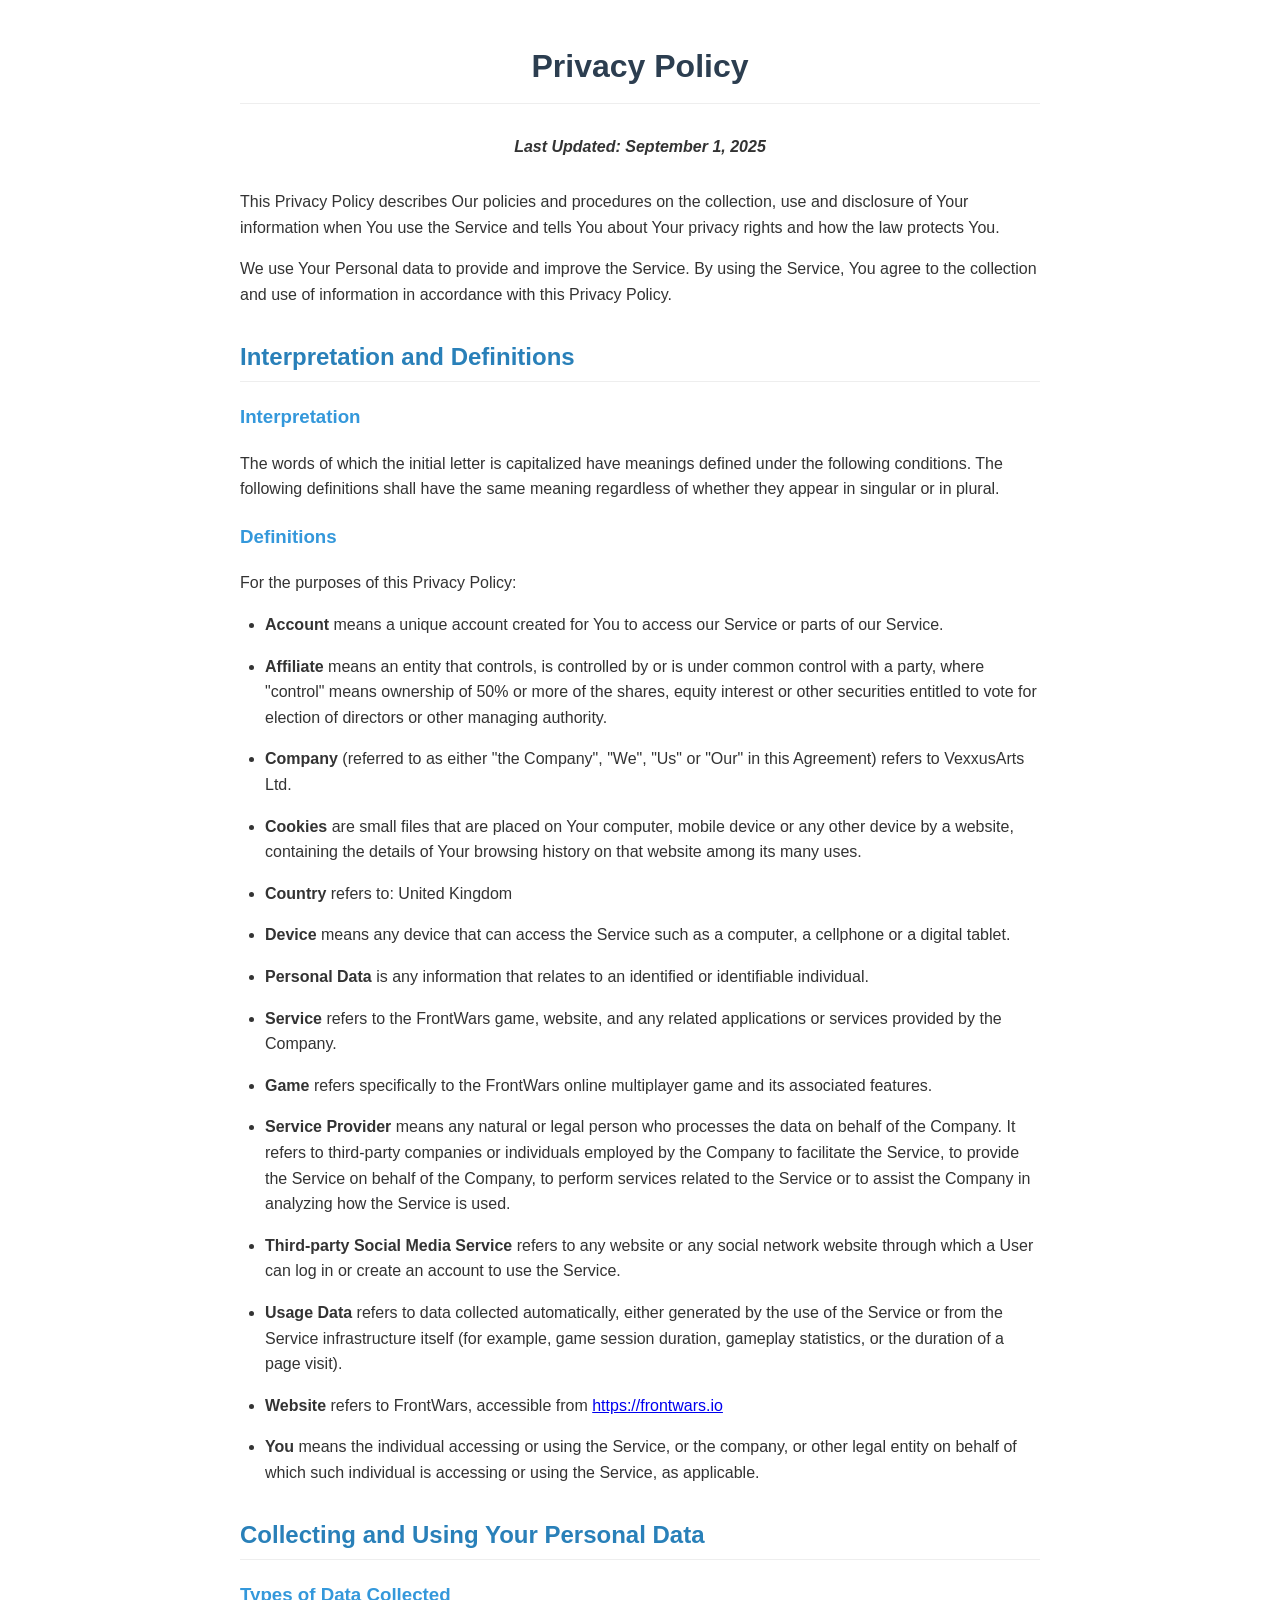
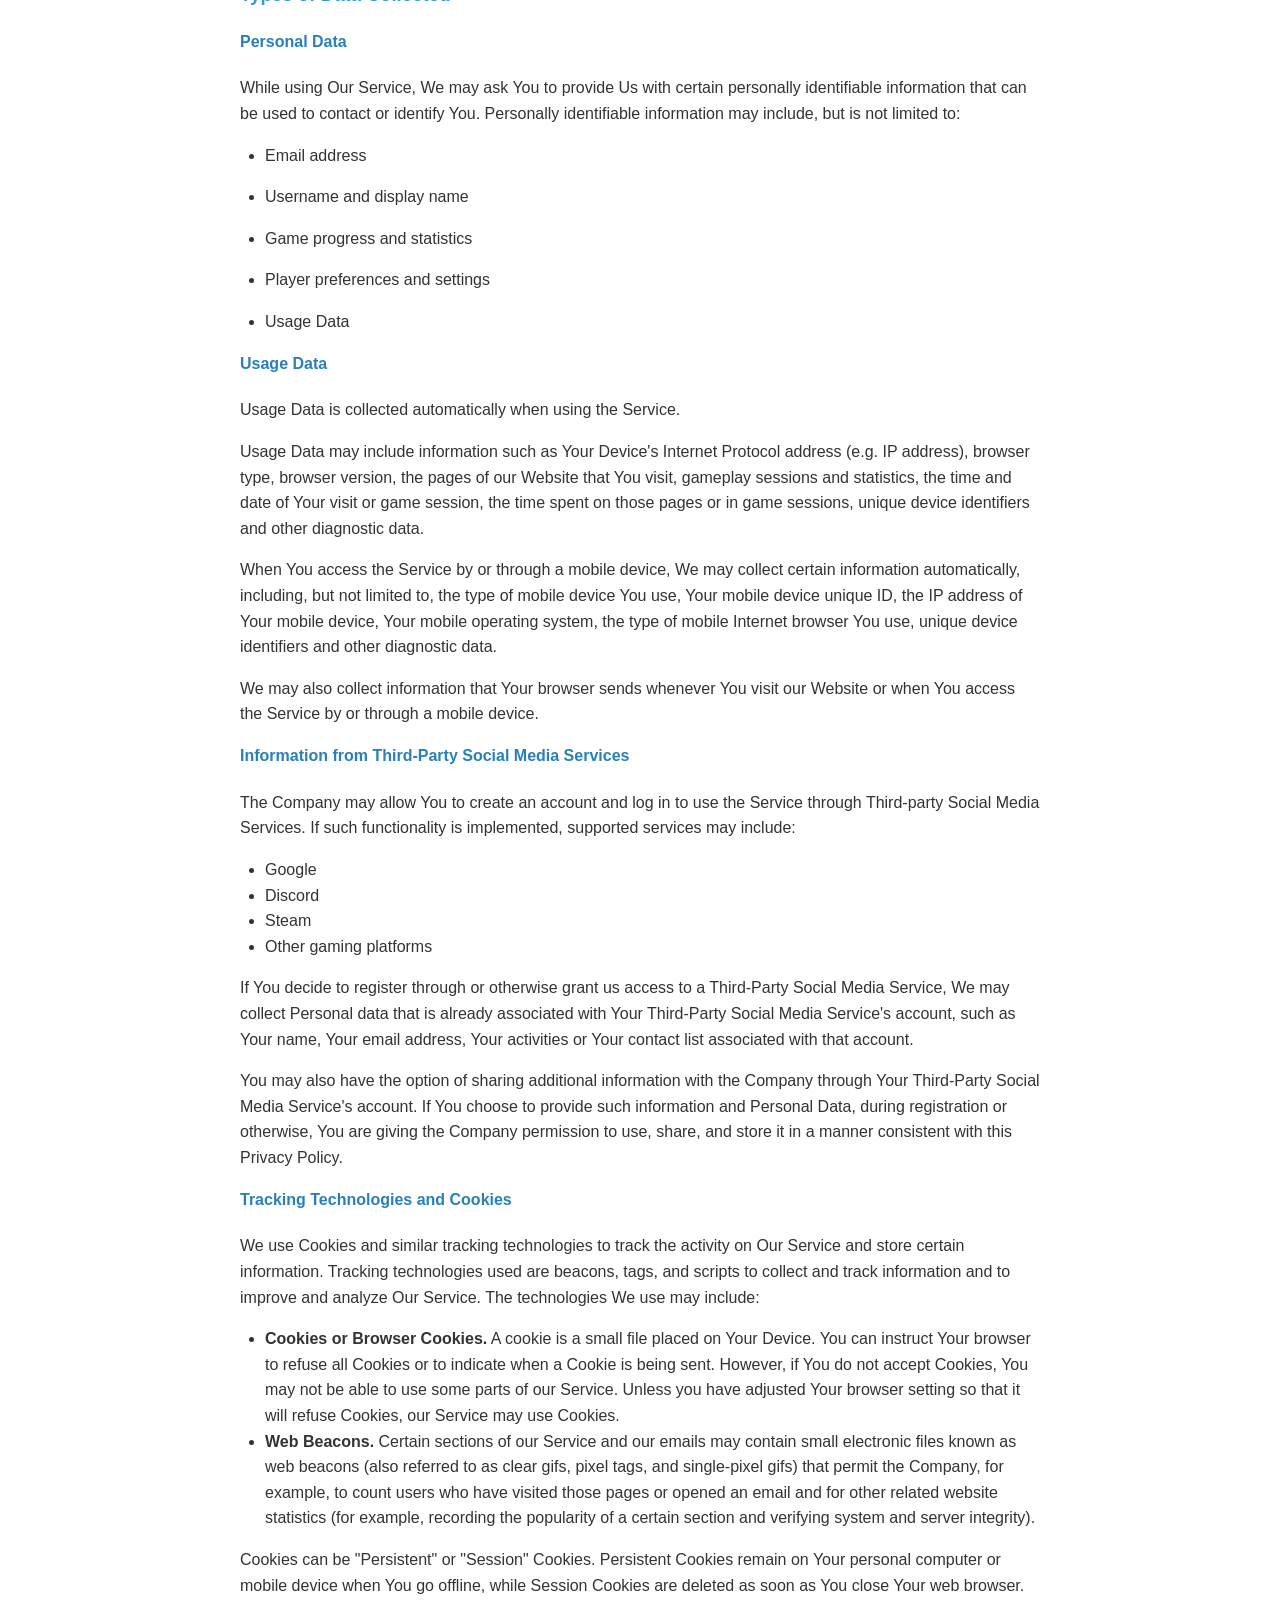
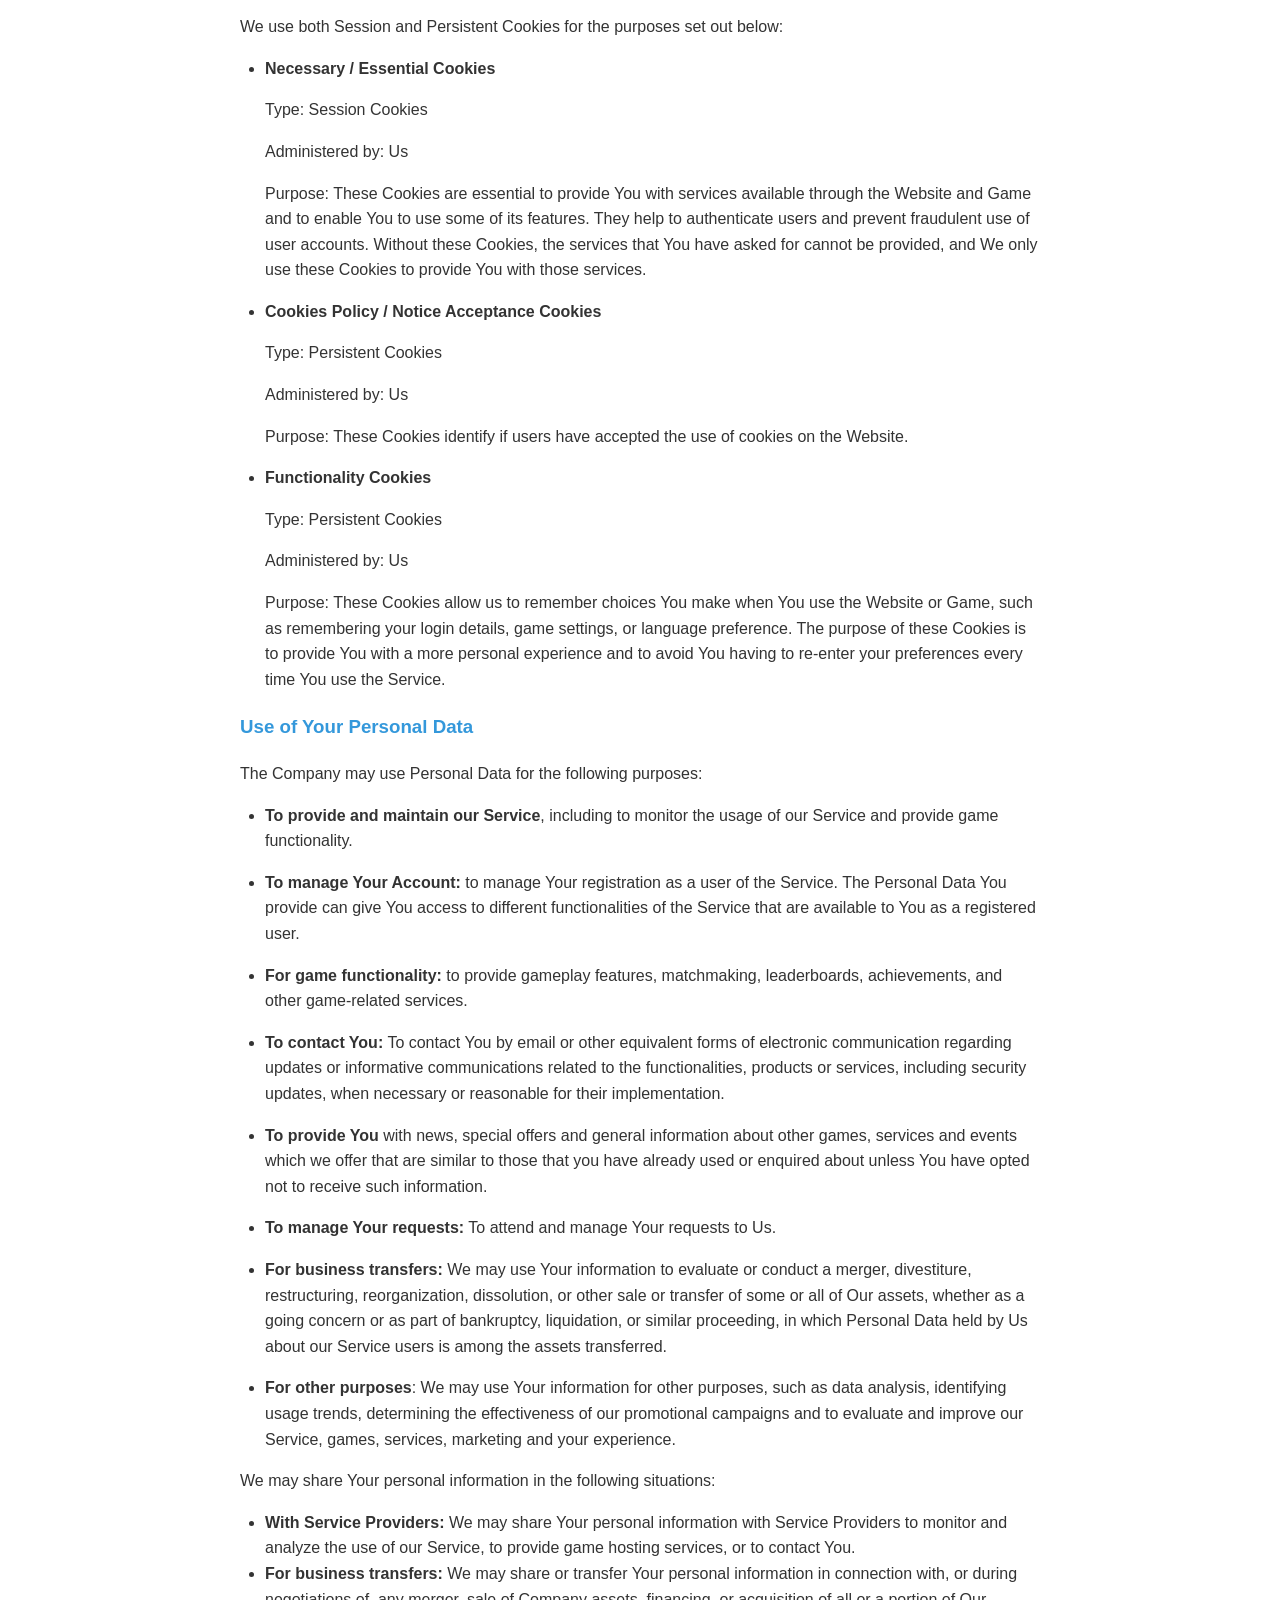
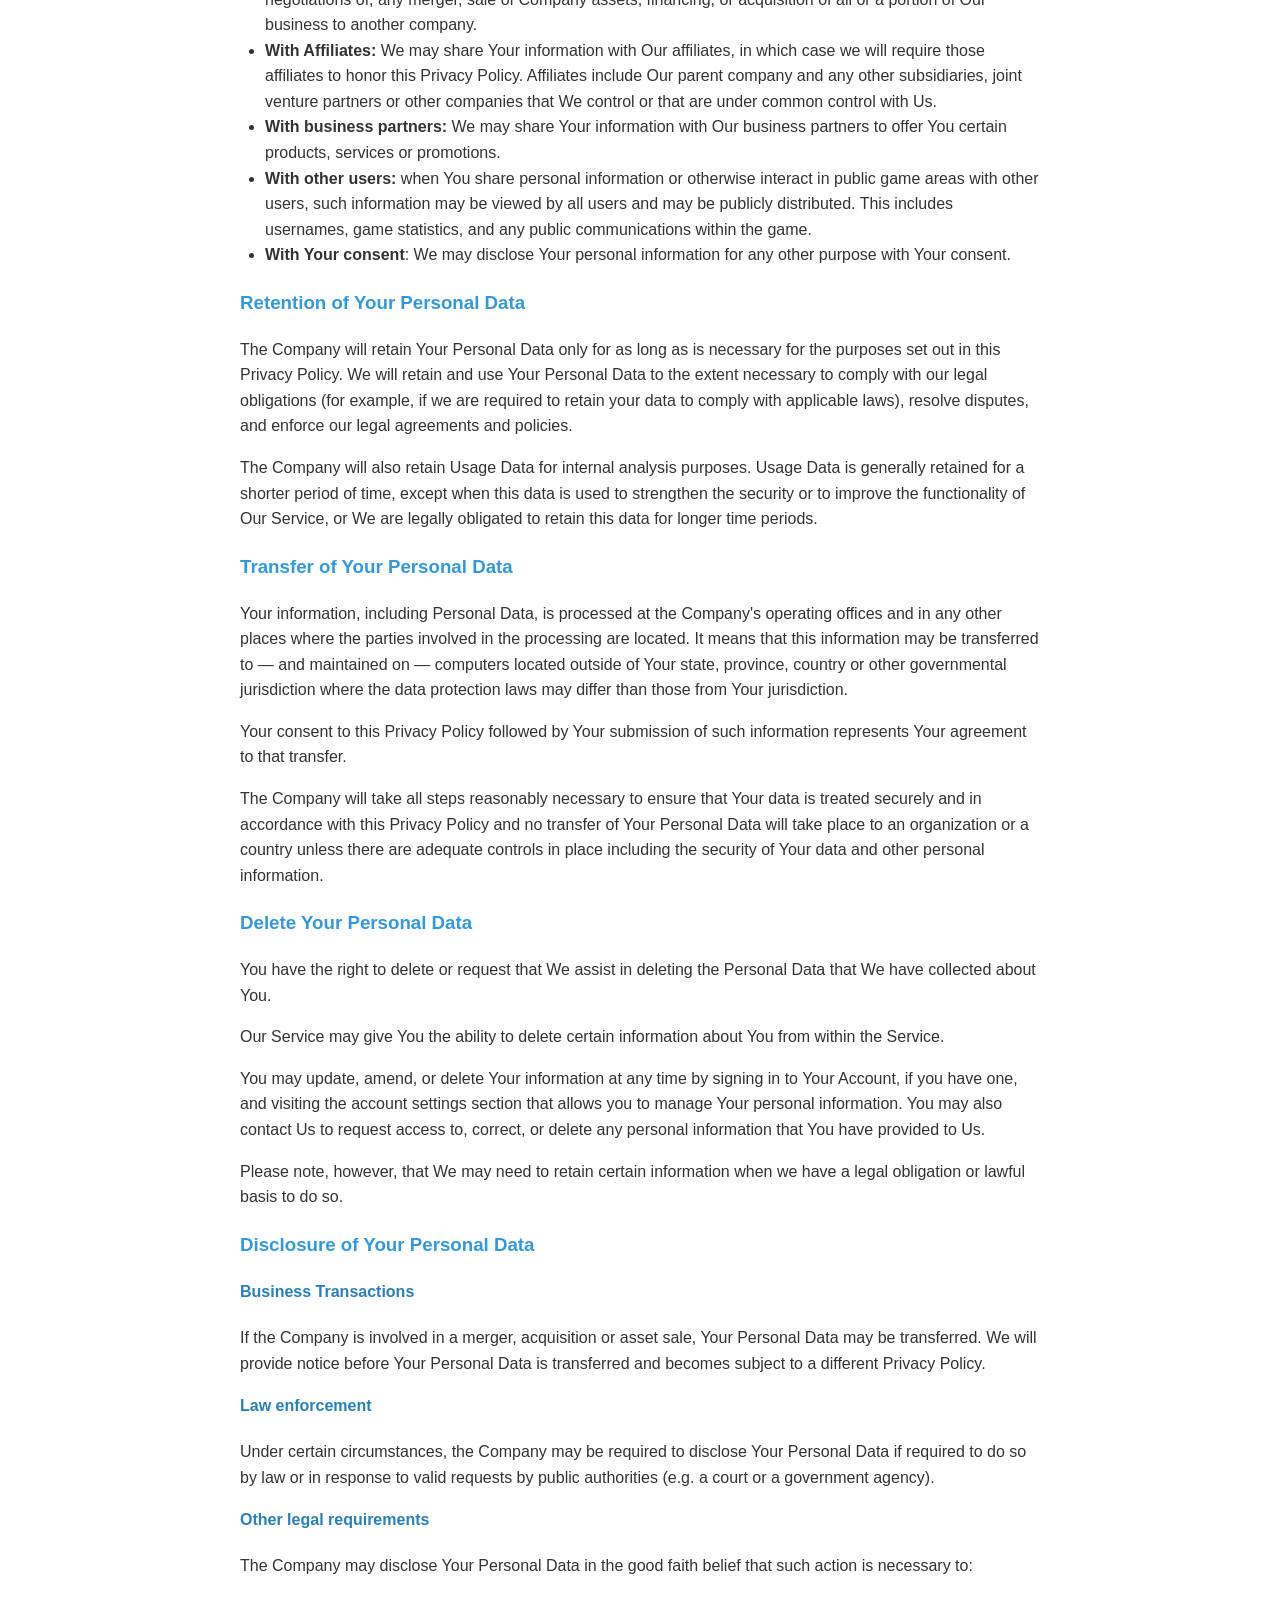
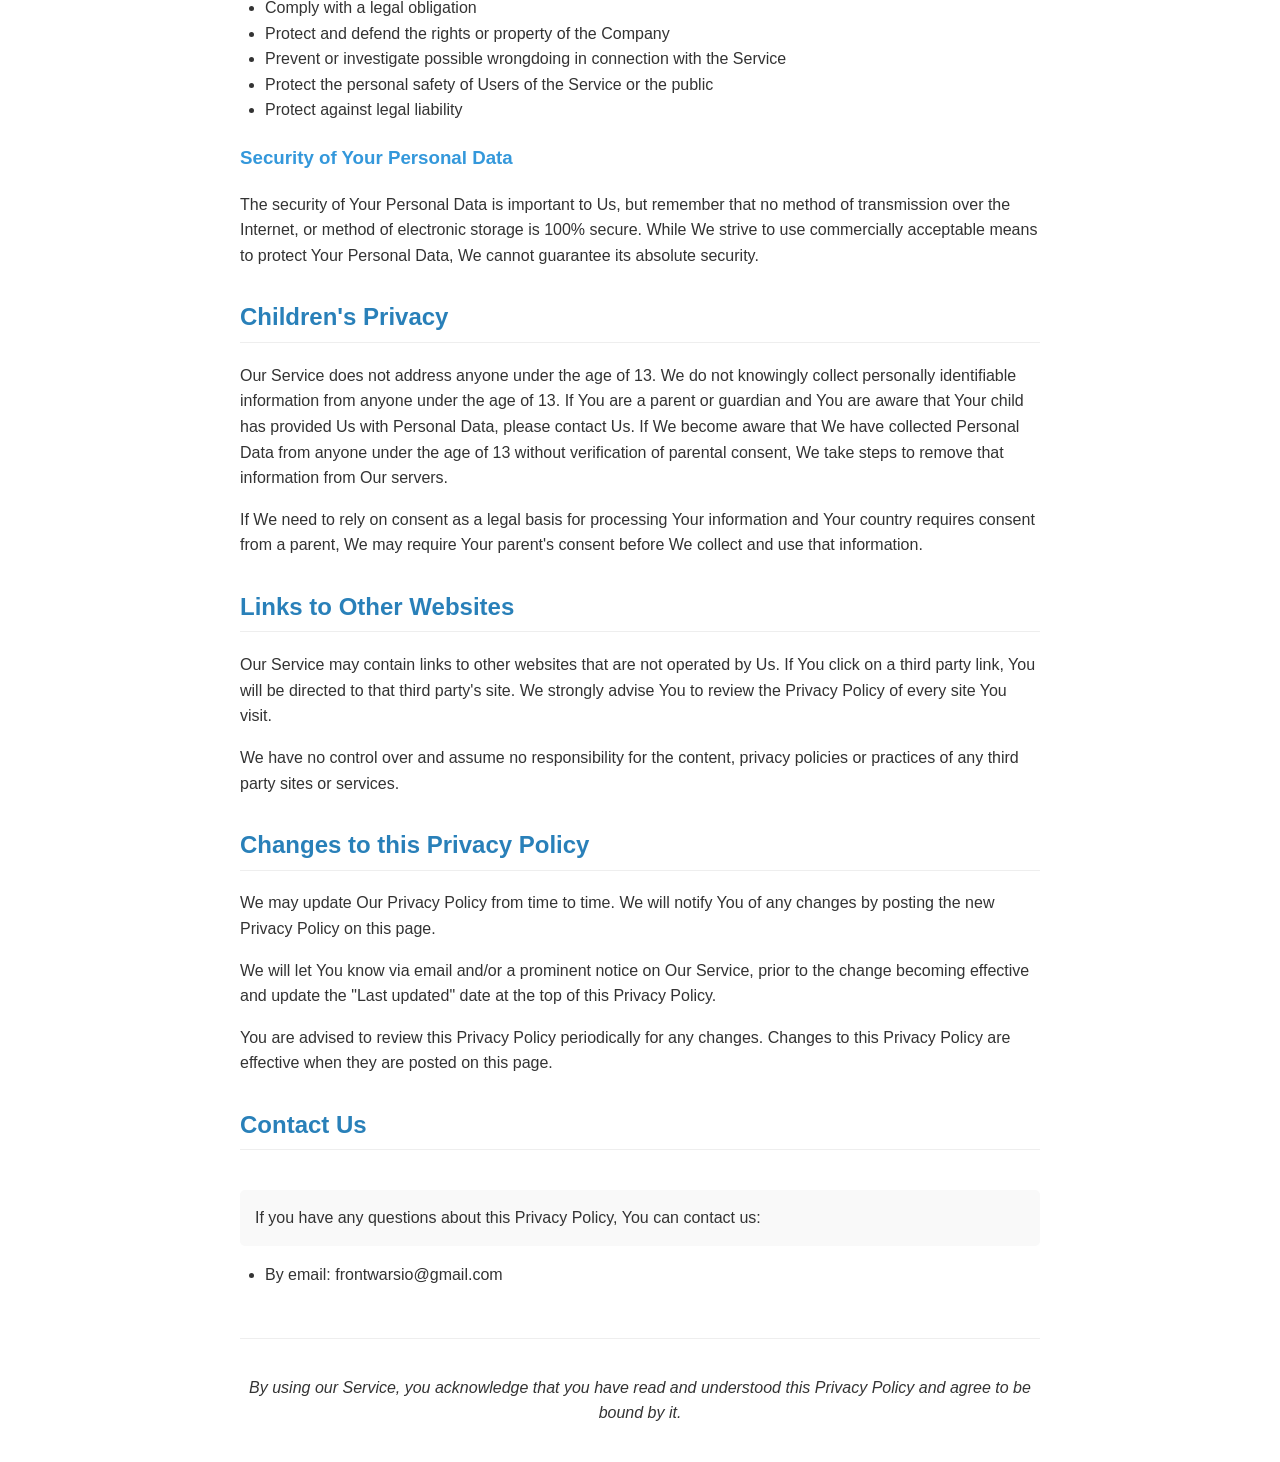
<file: resources/privacy-policy.html>
<!doctype html>
<html lang="en">
  <head>
    <meta charset="UTF-8" />
    <meta name="viewport" content="width=device-width, initial-scale=1.0" />
    <title>FrontWars - Privacy Policy</title>
    <style>
      body {
        font-family: Arial, sans-serif;
        line-height: 1.6;
        max-width: 800px;
        margin: 0 auto;
        padding: 20px;
        color: #333;
      }
      h1 {
        text-align: center;
        color: #2c3e50;
        margin-bottom: 30px;
        padding-bottom: 10px;
        border-bottom: 1px solid #eee;
      }
      h2 {
        color: #2980b9;
        margin-top: 30px;
        border-bottom: 1px solid #eee;
        padding-bottom: 5px;
      }
      h3 {
        color: #3498db;
        margin-top: 20px;
      }
      h4 {
        color: #2980b9;
        margin-top: 15px;
      }
      ul {
        padding-left: 25px;
      }
      .updated-date {
        text-align: center;
        font-style: italic;
        margin-bottom: 30px;
      }
      .contact {
        margin-top: 40px;
        padding: 15px;
        background-color: #f9f9f9;
        border-radius: 5px;
      }
      .footer {
        margin-top: 50px;
        padding-top: 20px;
        border-top: 1px solid #eee;
        text-align: center;
        font-style: italic;
      }
    </style>
  </head>
  <body>
    <h1>Privacy Policy</h1>
    <p class="updated-date"><strong>Last Updated: September 1, 2025</strong></p>

    <p>
      This Privacy Policy describes Our policies and procedures on the
      collection, use and disclosure of Your information when You use the
      Service and tells You about Your privacy rights and how the law protects
      You.
    </p>
    <p>
      We use Your Personal data to provide and improve the Service. By using the
      Service, You agree to the collection and use of information in accordance
      with this Privacy Policy.
    </p>

    <h2>Interpretation and Definitions</h2>
    <h3>Interpretation</h3>
    <p>
      The words of which the initial letter is capitalized have meanings defined
      under the following conditions. The following definitions shall have the
      same meaning regardless of whether they appear in singular or in plural.
    </p>
    <h3>Definitions</h3>
    <p>For the purposes of this Privacy Policy:</p>
    <ul>
      <li>
        <p>
          <strong>Account</strong> means a unique account created for You to
          access our Service or parts of our Service.
        </p>
      </li>
      <li>
        <p>
          <strong>Affiliate</strong> means an entity that controls, is
          controlled by or is under common control with a party, where
          &quot;control&quot; means ownership of 50% or more of the shares,
          equity interest or other securities entitled to vote for election of
          directors or other managing authority.
        </p>
      </li>
      <li>
        <p>
          <strong>Company</strong> (referred to as either &quot;the
          Company&quot;, &quot;We&quot;, &quot;Us&quot; or &quot;Our&quot; in
          this Agreement) refers to VexxusArts Ltd.
        </p>
      </li>
      <li>
        <p>
          <strong>Cookies</strong> are small files that are placed on Your
          computer, mobile device or any other device by a website, containing
          the details of Your browsing history on that website among its many
          uses.
        </p>
      </li>
      <li>
        <p><strong>Country</strong> refers to: United Kingdom</p>
      </li>
      <li>
        <p>
          <strong>Device</strong> means any device that can access the Service
          such as a computer, a cellphone or a digital tablet.
        </p>
      </li>
      <li>
        <p>
          <strong>Personal Data</strong> is any information that relates to an
          identified or identifiable individual.
        </p>
      </li>
      <li>
        <p>
          <strong>Service</strong> refers to the FrontWars game, website, and
          any related applications or services provided by the Company.
        </p>
      </li>
      <li>
        <p>
          <strong>Game</strong> refers specifically to the FrontWars online
          multiplayer game and its associated features.
        </p>
      </li>
      <li>
        <p>
          <strong>Service Provider</strong> means any natural or legal person
          who processes the data on behalf of the Company. It refers to
          third-party companies or individuals employed by the Company to
          facilitate the Service, to provide the Service on behalf of the
          Company, to perform services related to the Service or to assist the
          Company in analyzing how the Service is used.
        </p>
      </li>
      <li>
        <p>
          <strong>Third-party Social Media Service</strong> refers to any
          website or any social network website through which a User can log in
          or create an account to use the Service.
        </p>
      </li>
      <li>
        <p>
          <strong>Usage Data</strong> refers to data collected automatically,
          either generated by the use of the Service or from the Service
          infrastructure itself (for example, game session duration, gameplay
          statistics, or the duration of a page visit).
        </p>
      </li>
      <li>
        <p>
          <strong>Website</strong> refers to FrontWars, accessible from
          <a
            href="https://frontwars.io"
            rel="external nofollow noopener"
            target="_blank"
            >https://frontwars.io</a
          >
        </p>
      </li>
      <li>
        <p>
          <strong>You</strong> means the individual accessing or using the
          Service, or the company, or other legal entity on behalf of which such
          individual is accessing or using the Service, as applicable.
        </p>
      </li>
    </ul>

    <h2>Collecting and Using Your Personal Data</h2>
    <h3>Types of Data Collected</h3>
    <h4>Personal Data</h4>
    <p>
      While using Our Service, We may ask You to provide Us with certain
      personally identifiable information that can be used to contact or
      identify You. Personally identifiable information may include, but is not
      limited to:
    </p>
    <ul>
      <li>
        <p>Email address</p>
      </li>
      <li>
        <p>Username and display name</p>
      </li>
      <li>
        <p>Game progress and statistics</p>
      </li>
      <li>
        <p>Player preferences and settings</p>
      </li>
      <li>
        <p>Usage Data</p>
      </li>
    </ul>

    <h4>Usage Data</h4>
    <p>Usage Data is collected automatically when using the Service.</p>
    <p>
      Usage Data may include information such as Your Device's Internet Protocol
      address (e.g. IP address), browser type, browser version, the pages of our
      Website that You visit, gameplay sessions and statistics, the time and
      date of Your visit or game session, the time spent on those pages or in
      game sessions, unique device identifiers and other diagnostic data.
    </p>
    <p>
      When You access the Service by or through a mobile device, We may collect
      certain information automatically, including, but not limited to, the type
      of mobile device You use, Your mobile device unique ID, the IP address of
      Your mobile device, Your mobile operating system, the type of mobile
      Internet browser You use, unique device identifiers and other diagnostic
      data.
    </p>
    <p>
      We may also collect information that Your browser sends whenever You visit
      our Website or when You access the Service by or through a mobile device.
    </p>

    <h4>Information from Third-Party Social Media Services</h4>
    <p>
      The Company may allow You to create an account and log in to use the Service
      through Third-party Social Media Services. If such functionality is implemented,
      supported services may include:
    </p>
    <ul>
      <li>Google</li>
      <li>Discord</li>
      <li>Steam</li>
      <li>Other gaming platforms</li>
    </ul>
    <p>
      If You decide to register through or otherwise grant us access to a
      Third-Party Social Media Service, We may collect Personal data that is
      already associated with Your Third-Party Social Media Service's account,
      such as Your name, Your email address, Your activities or Your contact
      list associated with that account.
    </p>
    <p>
      You may also have the option of sharing additional information with the
      Company through Your Third-Party Social Media Service's account. If You
      choose to provide such information and Personal Data, during registration
      or otherwise, You are giving the Company permission to use, share, and
      store it in a manner consistent with this Privacy Policy.
    </p>

    <h4>Tracking Technologies and Cookies</h4>
    <p>
      We use Cookies and similar tracking technologies to track the activity on
      Our Service and store certain information. Tracking technologies used are
      beacons, tags, and scripts to collect and track information and to improve
      and analyze Our Service. The technologies We use may include:
    </p>
    <ul>
      <li>
        <strong>Cookies or Browser Cookies.</strong> A cookie is a small file
        placed on Your Device. You can instruct Your browser to refuse all
        Cookies or to indicate when a Cookie is being sent. However, if You do
        not accept Cookies, You may not be able to use some parts of our
        Service. Unless you have adjusted Your browser setting so that it will
        refuse Cookies, our Service may use Cookies.
      </li>
      <li>
        <strong>Web Beacons.</strong> Certain sections of our Service and our
        emails may contain small electronic files known as web beacons (also
        referred to as clear gifs, pixel tags, and single-pixel gifs) that
        permit the Company, for example, to count users who have visited those
        pages or opened an email and for other related website statistics (for
        example, recording the popularity of a certain section and verifying
        system and server integrity).
      </li>
    </ul>
    <p>
      Cookies can be &quot;Persistent&quot; or &quot;Session&quot; Cookies.
      Persistent Cookies remain on Your personal computer or mobile device when
      You go offline, while Session Cookies are deleted as soon as You close
      Your web browser.
    </p>
    <p>
      We use both Session and Persistent Cookies for the purposes set out below:
    </p>
    <ul>
      <li>
        <p><strong>Necessary / Essential Cookies</strong></p>
        <p>Type: Session Cookies</p>
        <p>Administered by: Us</p>
        <p>
          Purpose: These Cookies are essential to provide You with services
          available through the Website and Game and to enable You to use some of its
          features. They help to authenticate users and prevent fraudulent use
          of user accounts. Without these Cookies, the services that You have
          asked for cannot be provided, and We only use these Cookies to provide
          You with those services.
        </p>
      </li>
      <li>
        <p><strong>Cookies Policy / Notice Acceptance Cookies</strong></p>
        <p>Type: Persistent Cookies</p>
        <p>Administered by: Us</p>
        <p>
          Purpose: These Cookies identify if users have accepted the use of
          cookies on the Website.
        </p>
      </li>
      <li>
        <p><strong>Functionality Cookies</strong></p>
        <p>Type: Persistent Cookies</p>
        <p>Administered by: Us</p>
        <p>
          Purpose: These Cookies allow us to remember choices You make when You
          use the Website or Game, such as remembering your login details, game
          settings, or language preference. The purpose of these Cookies is to provide You with a more
          personal experience and to avoid You having to re-enter your
          preferences every time You use the Service.
        </p>
      </li>
    </ul>

    <h3>Use of Your Personal Data</h3>
    <p>The Company may use Personal Data for the following purposes:</p>
    <ul>
      <li>
        <p>
          <strong>To provide and maintain our Service</strong>, including to
          monitor the usage of our Service and provide game functionality.
        </p>
      </li>
      <li>
        <p>
          <strong>To manage Your Account:</strong> to manage Your registration
          as a user of the Service. The Personal Data You provide can give You
          access to different functionalities of the Service that are available
          to You as a registered user.
        </p>
      </li>
      <li>
        <p>
          <strong>For game functionality:</strong> to provide gameplay features,
          matchmaking, leaderboards, achievements, and other game-related services.
        </p>
      </li>
      <li>
        <p>
          <strong>To contact You:</strong> To contact You by email or other
          equivalent forms of electronic communication regarding updates or
          informative communications related to the functionalities, products or
          services, including security updates, when necessary or reasonable for
          their implementation.
        </p>
      </li>
      <li>
        <p>
          <strong>To provide You</strong> with news, special offers and general
          information about other games, services and events which we offer that
          are similar to those that you have already used or enquired about
          unless You have opted not to receive such information.
        </p>
      </li>
      <li>
        <p>
          <strong>To manage Your requests:</strong> To attend and manage Your
          requests to Us.
        </p>
      </li>
      <li>
        <p>
          <strong>For business transfers:</strong> We may use Your information
          to evaluate or conduct a merger, divestiture, restructuring,
          reorganization, dissolution, or other sale or transfer of some or all
          of Our assets, whether as a going concern or as part of bankruptcy,
          liquidation, or similar proceeding, in which Personal Data held by Us
          about our Service users is among the assets transferred.
        </p>
      </li>
      <li>
        <p>
          <strong>For other purposes</strong>: We may use Your information for
          other purposes, such as data analysis, identifying usage trends,
          determining the effectiveness of our promotional campaigns and to
          evaluate and improve our Service, games, services, marketing and
          your experience.
        </p>
      </li>
    </ul>
    <p>We may share Your personal information in the following situations:</p>
    <ul>
      <li>
        <strong>With Service Providers:</strong> We may share Your personal
        information with Service Providers to monitor and analyze the use of our
        Service, to provide game hosting services, or to contact You.
      </li>
      <li>
        <strong>For business transfers:</strong> We may share or transfer Your
        personal information in connection with, or during negotiations of, any
        merger, sale of Company assets, financing, or acquisition of all or a
        portion of Our business to another company.
      </li>
      <li>
        <strong>With Affiliates:</strong> We may share Your information with Our
        affiliates, in which case we will require those affiliates to honor this
        Privacy Policy. Affiliates include Our parent company and any other
        subsidiaries, joint venture partners or other companies that We control
        or that are under common control with Us.
      </li>
      <li>
        <strong>With business partners:</strong> We may share Your information
        with Our business partners to offer You certain products, services or
        promotions.
      </li>
      <li>
        <strong>With other users:</strong> when You share personal information
        or otherwise interact in public game areas with other users, such
        information may be viewed by all users and may be publicly distributed.
        This includes usernames, game statistics, and any public communications
        within the game.
      </li>
      <li>
        <strong>With Your consent</strong>: We may disclose Your personal
        information for any other purpose with Your consent.
      </li>
    </ul>

    <h3>Retention of Your Personal Data</h3>
    <p>
      The Company will retain Your Personal Data only for as long as is
      necessary for the purposes set out in this Privacy Policy. We will retain
      and use Your Personal Data to the extent necessary to comply with our
      legal obligations (for example, if we are required to retain your data to
      comply with applicable laws), resolve disputes, and enforce our legal
      agreements and policies.
    </p>
    <p>
      The Company will also retain Usage Data for internal analysis purposes.
      Usage Data is generally retained for a shorter period of time, except when
      this data is used to strengthen the security or to improve the
      functionality of Our Service, or We are legally obligated to retain this
      data for longer time periods.
    </p>

    <h3>Transfer of Your Personal Data</h3>
    <p>
      Your information, including Personal Data, is processed at the Company's
      operating offices and in any other places where the parties involved in
      the processing are located. It means that this information may be
      transferred to — and maintained on — computers located outside of Your
      state, province, country or other governmental jurisdiction where the data
      protection laws may differ than those from Your jurisdiction.
    </p>
    <p>
      Your consent to this Privacy Policy followed by Your submission of such
      information represents Your agreement to that transfer.
    </p>
    <p>
      The Company will take all steps reasonably necessary to ensure that Your
      data is treated securely and in accordance with this Privacy Policy and no
      transfer of Your Personal Data will take place to an organization or a
      country unless there are adequate controls in place including the security
      of Your data and other personal information.
    </p>

    <h3>Delete Your Personal Data</h3>
    <p>
      You have the right to delete or request that We assist in deleting the
      Personal Data that We have collected about You.
    </p>
    <p>
      Our Service may give You the ability to delete certain information about
      You from within the Service.
    </p>
    <p>
      You may update, amend, or delete Your information at any time by signing
      in to Your Account, if you have one, and visiting the account settings
      section that allows you to manage Your personal information. You may also
      contact Us to request access to, correct, or delete any personal
      information that You have provided to Us.
    </p>
    <p>
      Please note, however, that We may need to retain certain information when
      we have a legal obligation or lawful basis to do so.
    </p>

    <h3>Disclosure of Your Personal Data</h3>
    <h4>Business Transactions</h4>
    <p>
      If the Company is involved in a merger, acquisition or asset sale, Your
      Personal Data may be transferred. We will provide notice before Your
      Personal Data is transferred and becomes subject to a different Privacy
      Policy.
    </p>
    <h4>Law enforcement</h4>
    <p>
      Under certain circumstances, the Company may be required to disclose Your
      Personal Data if required to do so by law or in response to valid requests
      by public authorities (e.g. a court or a government agency).
    </p>
    <h4>Other legal requirements</h4>
    <p>
      The Company may disclose Your Personal Data in the good faith belief that
      such action is necessary to:
    </p>
    <ul>
      <li>Comply with a legal obligation</li>
      <li>Protect and defend the rights or property of the Company</li>
      <li>
        Prevent or investigate possible wrongdoing in connection with the
        Service
      </li>
      <li>Protect the personal safety of Users of the Service or the public</li>
      <li>Protect against legal liability</li>
    </ul>

    <h3>Security of Your Personal Data</h3>
    <p>
      The security of Your Personal Data is important to Us, but remember that
      no method of transmission over the Internet, or method of electronic
      storage is 100% secure. While We strive to use commercially acceptable
      means to protect Your Personal Data, We cannot guarantee its absolute
      security.
    </p>

    <h2>Children's Privacy</h2>
    <p>
      Our Service does not address anyone under the age of 13. We do not
      knowingly collect personally identifiable information from anyone under
      the age of 13. If You are a parent or guardian and You are aware that Your
      child has provided Us with Personal Data, please contact Us. If We become
      aware that We have collected Personal Data from anyone under the age of 13
      without verification of parental consent, We take steps to remove that
      information from Our servers.
    </p>
    <p>
      If We need to rely on consent as a legal basis for processing Your
      information and Your country requires consent from a parent, We may
      require Your parent's consent before We collect and use that information.
    </p>

    <h2>Links to Other Websites</h2>
    <p>
      Our Service may contain links to other websites that are not operated by
      Us. If You click on a third party link, You will be directed to that third
      party's site. We strongly advise You to review the Privacy Policy of every
      site You visit.
    </p>
    <p>
      We have no control over and assume no responsibility for the content,
      privacy policies or practices of any third party sites or services.
    </p>

    <h2>Changes to this Privacy Policy</h2>
    <p>
      We may update Our Privacy Policy from time to time. We will notify You of
      any changes by posting the new Privacy Policy on this page.
    </p>
    <p>
      We will let You know via email and/or a prominent notice on Our Service,
      prior to the change becoming effective and update the &quot;Last
      updated&quot; date at the top of this Privacy Policy.
    </p>
    <p>
      You are advised to review this Privacy Policy periodically for any
      changes. Changes to this Privacy Policy are effective when they are posted
      on this page.
    </p>

    <h2>Contact Us</h2>
    <p class="contact">
      If you have any questions about this Privacy Policy, You can contact us:
    </p>
    <ul>
      <li>By email: frontwarsio@gmail.com</li>
    </ul>

    <div class="footer">
      <p>
        By using our Service, you acknowledge that you have read and understood
        this Privacy Policy and agree to be bound by it.
      </p>
    </div>
  </body>
</html>
</file>
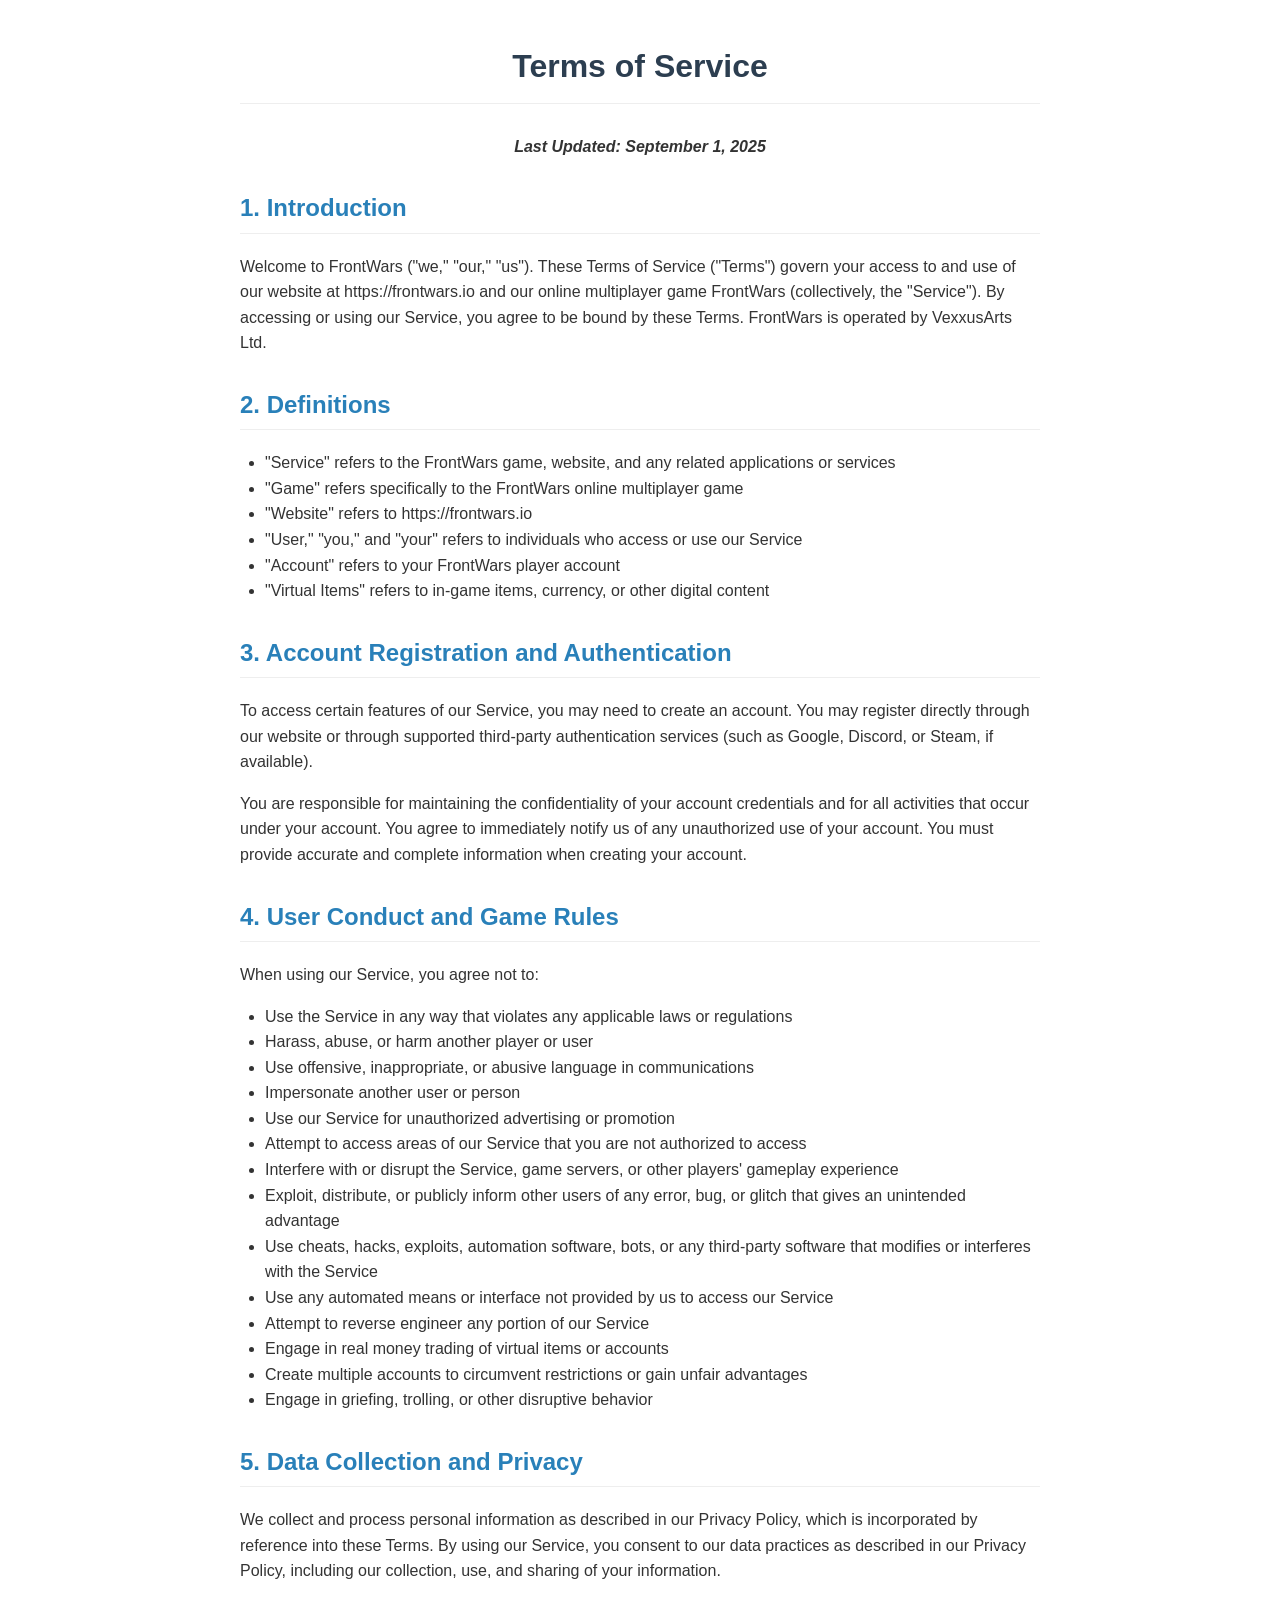
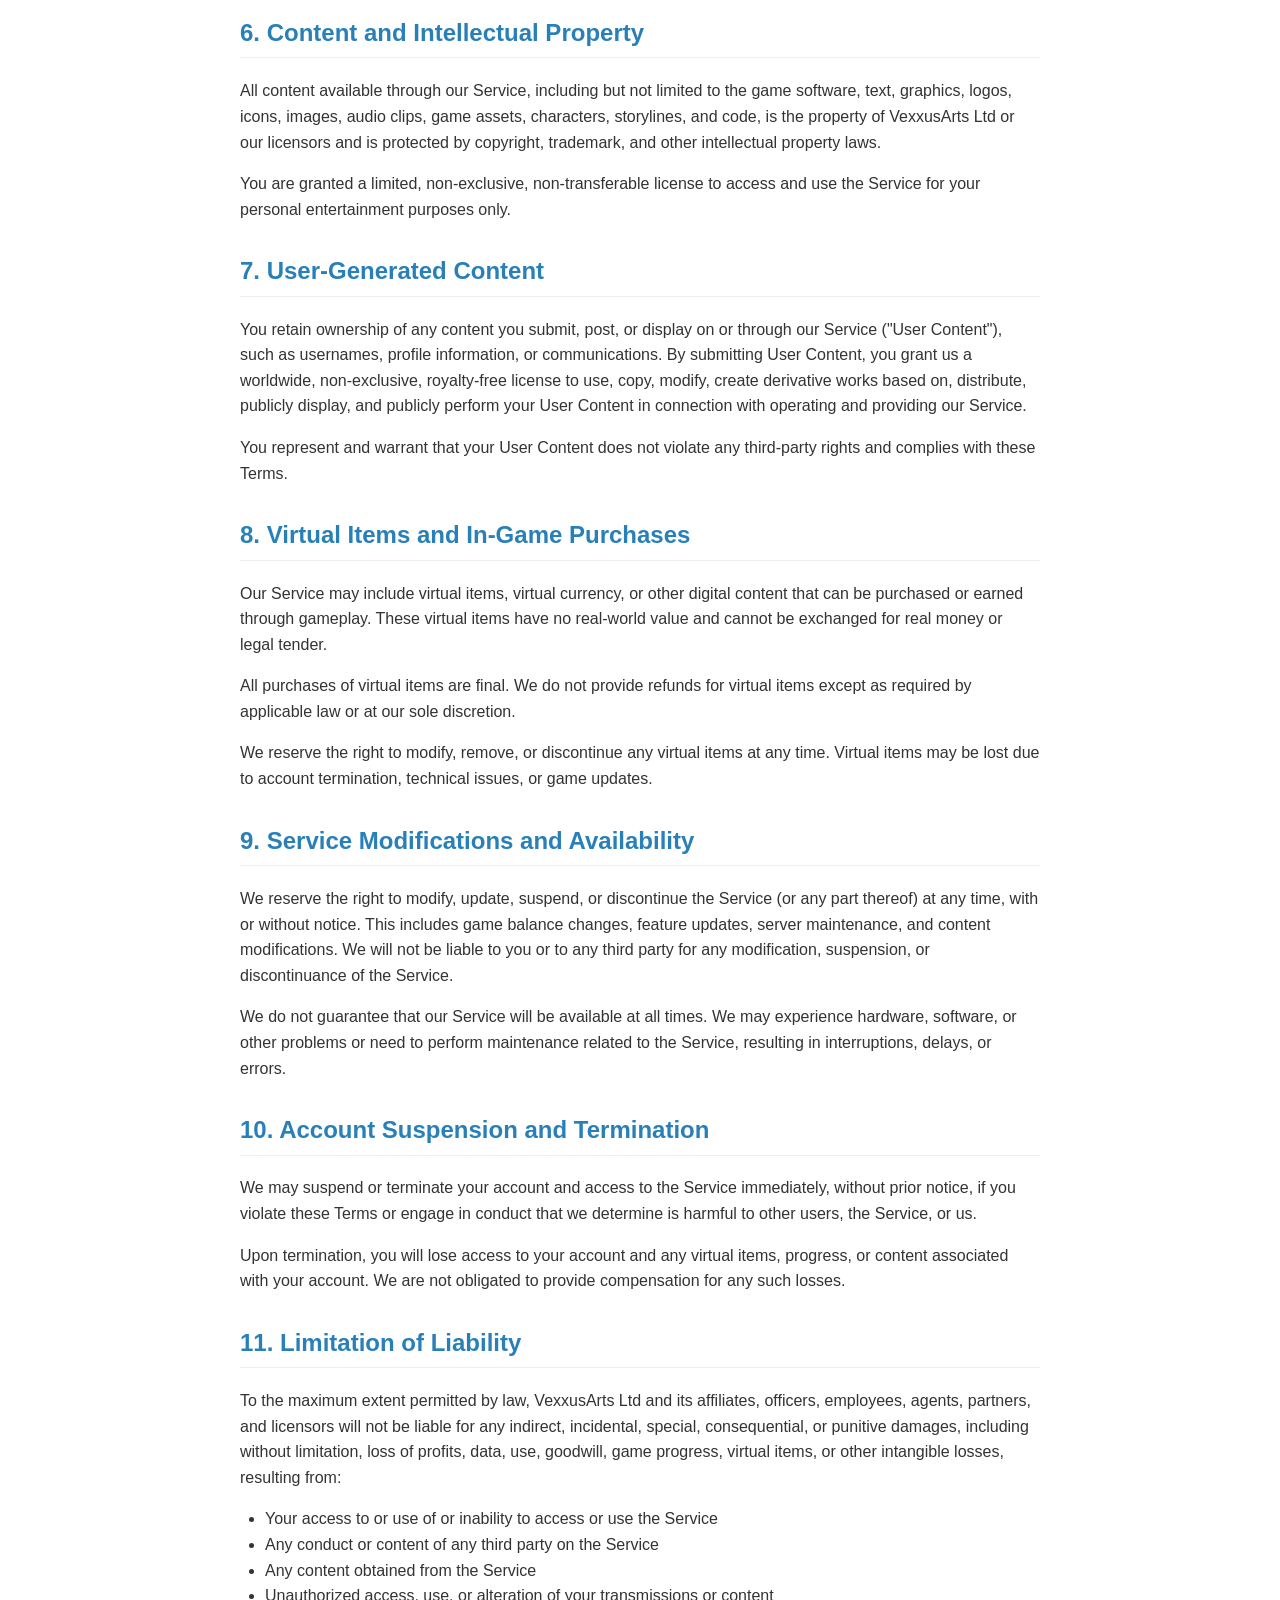
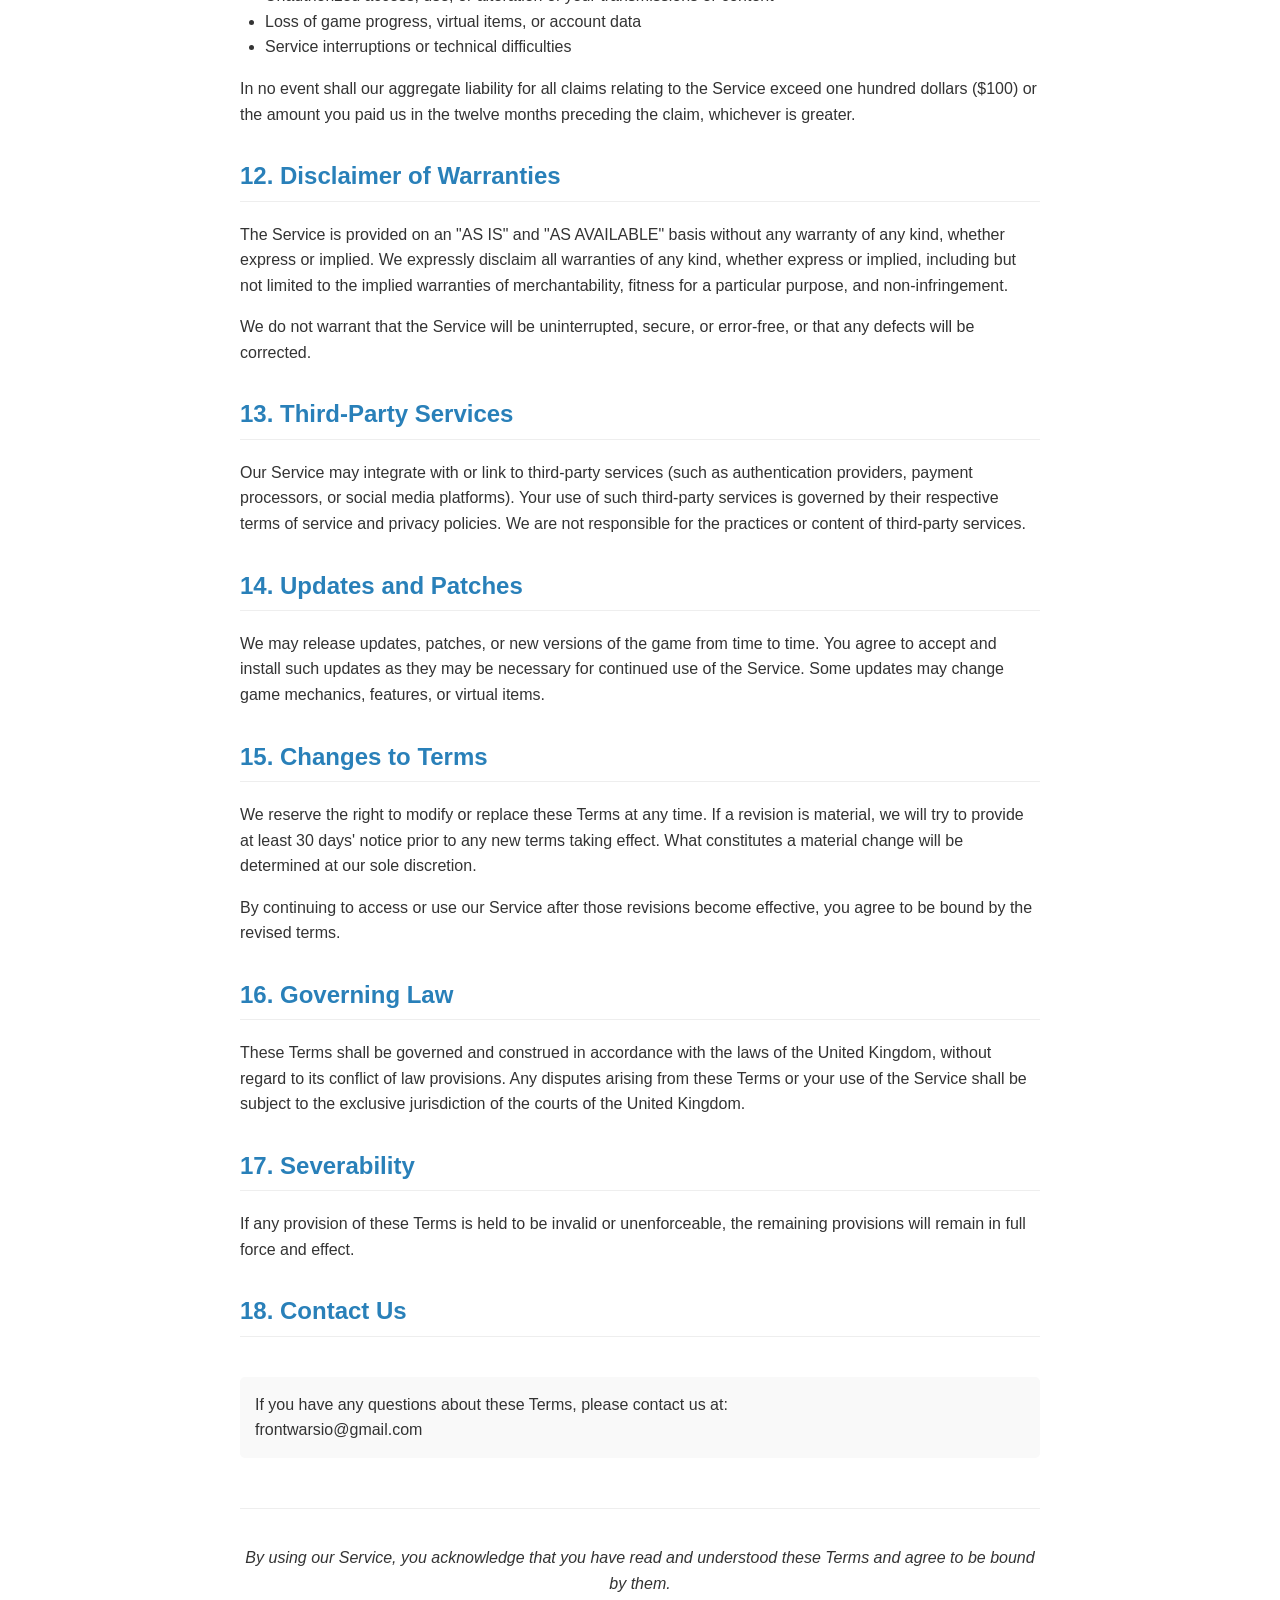
<file: resources/terms-of-service.html>
<!doctype html>
<html lang="en">
  <head>
    <meta charset="UTF-8" />
    <meta name="viewport" content="width=device-width, initial-scale=1.0" />
    <title>FrontWars - Terms of Service</title>
    <style>
      body {
        font-family: Arial, sans-serif;
        line-height: 1.6;
        max-width: 800px;
        margin: 0 auto;
        padding: 20px;
        color: #333;
      }
      h1 {
        text-align: center;
        color: #2c3e50;
        margin-bottom: 30px;
        padding-bottom: 10px;
        border-bottom: 1px solid #eee;
      }
      h2 {
        color: #2980b9;
        margin-top: 30px;
        border-bottom: 1px solid #eee;
        padding-bottom: 5px;
      }
      ul {
        padding-left: 25px;
      }
      .updated-date {
        text-align: center;
        font-style: italic;
        margin-bottom: 30px;
      }
      .contact {
        margin-top: 40px;
        padding: 15px;
        background-color: #f9f9f9;
        border-radius: 5px;
      }
      .footer {
        margin-top: 50px;
        padding-top: 20px;
        border-top: 1px solid #eee;
        text-align: center;
        font-style: italic;
      }
    </style>
  </head>
  <body>
    <h1>Terms of Service</h1>
    <p class="updated-date"><strong>Last Updated: September 1, 2025</strong></p>

    <h2>1. Introduction</h2>
    <p>
      Welcome to FrontWars ("we," "our," "us"). These Terms of Service ("Terms")
      govern your access to and use of our website at https://frontwars.io and
      our online multiplayer game FrontWars (collectively, the "Service"). By accessing or using our
      Service, you agree to be bound by these Terms. FrontWars is operated by VexxusArts Ltd.
    </p>

    <h2>2. Definitions</h2>
    <ul>
      <li>
        "Service" refers to the FrontWars game, website, and any related applications or services
      </li>
      <li>"Game" refers specifically to the FrontWars online multiplayer game</li>
      <li>"Website" refers to https://frontwars.io</li>
      <li>
        "User," "you," and "your" refers to individuals who access or use our
        Service
      </li>
      <li>"Account" refers to your FrontWars player account</li>
      <li>"Virtual Items" refers to in-game items, currency, or other digital content</li>
    </ul>

    <h2>3. Account Registration and Authentication</h2>
    <p>
      To access certain features of our Service, you may need to create an account. 
      You may register directly through our website or through supported third-party authentication 
      services (such as Google, Discord, or Steam, if available).
    </p>
    <p>
      You are responsible for maintaining the confidentiality of your account
      credentials and for all activities that occur under your account.
      You agree to immediately notify us of any unauthorized use of your
      account. You must provide accurate and complete information when creating your account.
    </p>

    <h2>4. User Conduct and Game Rules</h2>
    <p>When using our Service, you agree not to:</p>
    <ul>
      <li>
        Use the Service in any way that violates any applicable laws or
        regulations
      </li>
      <li>Harass, abuse, or harm another player or user</li>
      <li>Use offensive, inappropriate, or abusive language in communications</li>
      <li>Impersonate another user or person</li>
      <li>Use our Service for unauthorized advertising or promotion</li>
      <li>
        Attempt to access areas of our Service that you are not authorized to
        access
      </li>
      <li>
        Interfere with or disrupt the Service, game servers, or other players' gameplay experience
      </li>
      <li>
        Exploit, distribute, or publicly inform other users of any error, bug, or glitch
        that gives an unintended advantage
      </li>
      <li>
        Use cheats, hacks, exploits, automation software, bots, or any third-party software
        that modifies or interferes with the Service
      </li>
      <li>
        Use any automated means or interface not provided by us to access our
        Service
      </li>
      <li>Attempt to reverse engineer any portion of our Service</li>
      <li>Engage in real money trading of virtual items or accounts</li>
      <li>Create multiple accounts to circumvent restrictions or gain unfair advantages</li>
      <li>Engage in griefing, trolling, or other disruptive behavior</li>
    </ul>

    <h2>5. Data Collection and Privacy</h2>
    <p>
      We collect and process personal information as described in our Privacy
      Policy, which is incorporated by reference into these Terms. By using our
      Service, you consent to our data practices as described in our Privacy
      Policy, including our collection, use, and sharing of your information.
    </p>

    <h2>6. Content and Intellectual Property</h2>
    <p>
      All content available through our Service, including but not limited to
      the game software, text, graphics, logos, icons, images, audio clips, game assets,
      characters, storylines, and code, is the
      property of VexxusArts Ltd or our licensors and is protected by copyright,
      trademark, and other intellectual property laws.
    </p>
    <p>
      You are granted a limited, non-exclusive, non-transferable license to access and use 
      the Service for your personal entertainment purposes only.
    </p>

    <h2>7. User-Generated Content</h2>
    <p>
      You retain ownership of any content you submit, post, or display on or
      through our Service ("User Content"), such as usernames, profile information,
      or communications. By submitting User Content, you
      grant us a worldwide, non-exclusive, royalty-free license to use, copy,
      modify, create derivative works based on, distribute, publicly display,
      and publicly perform your User Content in connection with operating and
      providing our Service.
    </p>
    <p>
      You represent and warrant that your User Content does not violate any third-party rights
      and complies with these Terms.
    </p>

    <h2>8. Virtual Items and In-Game Purchases</h2>
    <p>
      Our Service may include virtual items, virtual currency, or other digital content
      that can be purchased or earned through gameplay. These virtual items have no real-world value
      and cannot be exchanged for real money or legal tender.
    </p>
    <p>
      All purchases of virtual items are final. We do not provide refunds for virtual items
      except as required by applicable law or at our sole discretion.
    </p>
    <p>
      We reserve the right to modify, remove, or discontinue any virtual items at any time.
      Virtual items may be lost due to account termination, technical issues, or game updates.
    </p>

    <h2>9. Service Modifications and Availability</h2>
    <p>
      We reserve the right to modify, update, suspend, or discontinue the Service (or
      any part thereof) at any time, with or without notice. This includes game balance changes,
      feature updates, server maintenance, and content modifications. We will not be
      liable to you or to any third party for any modification, suspension, or
      discontinuance of the Service.
    </p>
    <p>
      We do not guarantee that our Service will be available at all times. We
      may experience hardware, software, or other problems or need to perform
      maintenance related to the Service, resulting in interruptions, delays, or
      errors.
    </p>

    <h2>10. Account Suspension and Termination</h2>
    <p>
      We may suspend or terminate your account and access to the Service immediately,
      without prior notice, if you violate these Terms or engage in conduct that
      we determine is harmful to other users, the Service, or us.
    </p>
    <p>
      Upon termination, you will lose access to your account and any virtual items,
      progress, or content associated with your account. We are not obligated to
      provide compensation for any such losses.
    </p>

    <h2>11. Limitation of Liability</h2>
    <p>
      To the maximum extent permitted by law, VexxusArts Ltd and its affiliates,
      officers, employees, agents, partners, and licensors will not be liable
      for any indirect, incidental, special, consequential, or punitive damages,
      including without limitation, loss of profits, data, use, goodwill, game progress,
      virtual items, or other intangible losses, resulting from:
    </p>
    <ul>
      <li>
        Your access to or use of or inability to access or use the Service
      </li>
      <li>Any conduct or content of any third party on the Service</li>
      <li>Any content obtained from the Service</li>
      <li>
        Unauthorized access, use, or alteration of your transmissions or content
      </li>
      <li>Loss of game progress, virtual items, or account data</li>
      <li>Service interruptions or technical difficulties</li>
    </ul>
    <p>
      In no event shall our aggregate liability for all claims relating to the
      Service exceed one hundred dollars ($100) or the amount you paid us in the
      twelve months preceding the claim, whichever is greater.
    </p>

    <h2>12. Disclaimer of Warranties</h2>
    <p>
      The Service is provided on an "AS IS" and "AS AVAILABLE" basis without any
      warranty of any kind, whether express or implied. We expressly disclaim
      all warranties of any kind, whether express or implied, including but not
      limited to the implied warranties of merchantability, fitness for a
      particular purpose, and non-infringement.
    </p>
    <p>
      We do not warrant that the Service will be uninterrupted, secure, or error-free,
      or that any defects will be corrected.
    </p>

    <h2>13. Third-Party Services</h2>
    <p>
      Our Service may integrate with or link to third-party services (such as authentication
      providers, payment processors, or social media platforms). Your use of such third-party 
      services is governed by their respective terms of service and privacy policies. 
      We are not responsible for the practices or content of third-party services.
    </p>

    <h2>14. Updates and Patches</h2>
    <p>
      We may release updates, patches, or new versions of the game from time to time.
      You agree to accept and install such updates as they may be necessary for
      continued use of the Service. Some updates may change game mechanics, features,
      or virtual items.
    </p>

    <h2>15. Changes to Terms</h2>
    <p>
      We reserve the right to modify or replace these Terms at any time. If a
      revision is material, we will try to provide at least 30 days' notice
      prior to any new terms taking effect. What constitutes a material change
      will be determined at our sole discretion.
    </p>
    <p>
      By continuing to access or use our Service after those revisions become
      effective, you agree to be bound by the revised terms.
    </p>

    <h2>16. Governing Law</h2>
    <p>
      These Terms shall be governed and construed in accordance with the laws of
      the United Kingdom, without regard to its conflict of law provisions.
      Any disputes arising from these Terms or your use of the Service shall be
      subject to the exclusive jurisdiction of the courts of the United Kingdom.
    </p>

    <h2>17. Severability</h2>
    <p>
      If any provision of these Terms is held to be invalid or unenforceable,
      the remaining provisions will remain in full force and effect.
    </p>

    <h2>18. Contact Us</h2>
    <p class="contact">
      If you have any questions about these Terms, please contact us at: <br />
      frontwarsio@gmail.com
    </p>

    <div class="footer">
      <p>
        By using our Service, you acknowledge that you have read and understood
        these Terms and agree to be bound by them.
      </p>
    </div>
  </body>
</html>
</file>
